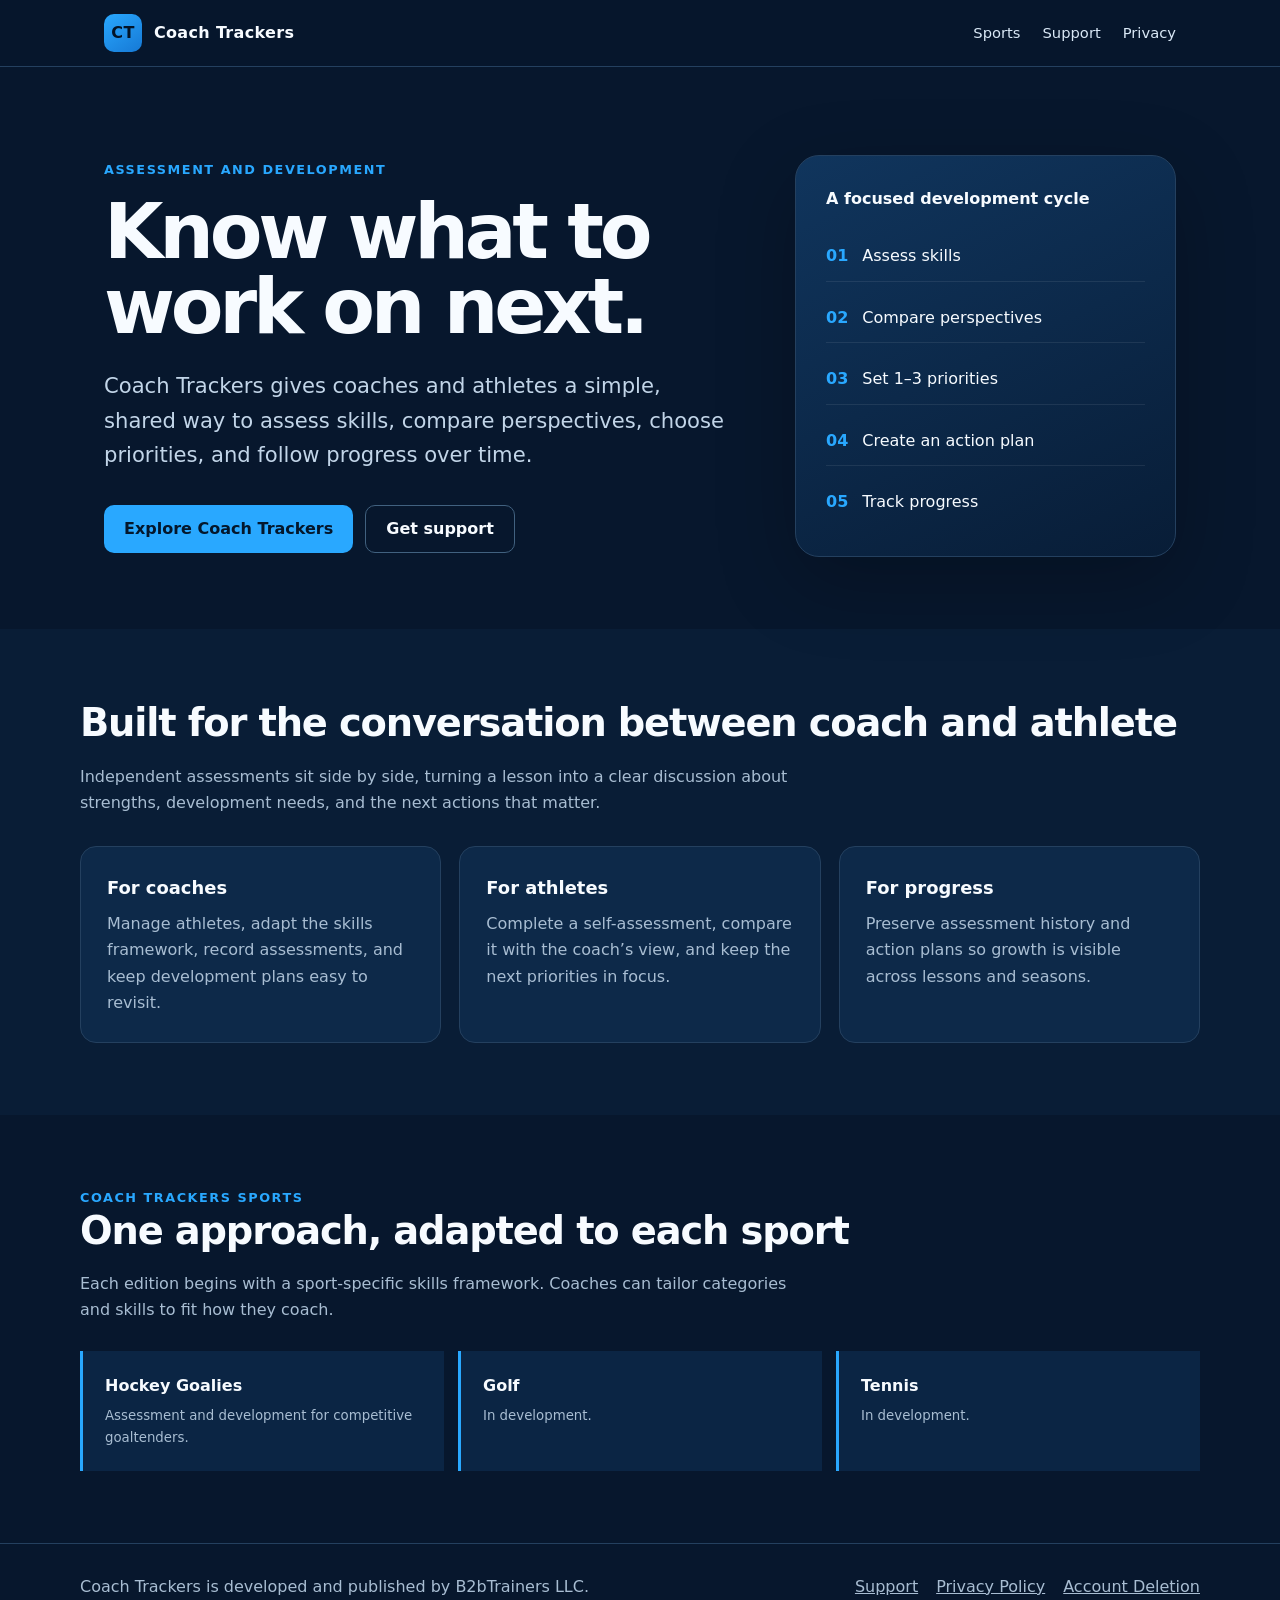
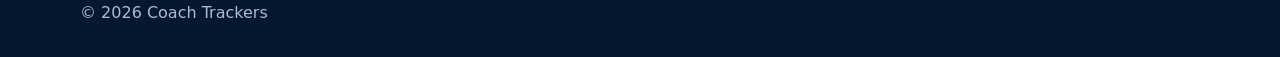
<file: index.html>
<!doctype html><html lang="en"><head><meta charset="utf-8"><meta name="viewport" content="width=device-width,initial-scale=1"><title>Coach Trackers | Development made visible</title><meta name="description" content="Coach Trackers gives coaches and athletes a shared view of assessment, priorities, action plans, and progress."><link rel="stylesheet" href="styles.css"></head><body>
<header><nav class="nav" aria-label="Primary"><a class="brand" href="index.html"><span class="mark">CT</span><span>Coach Trackers</span></a><div class="links"><a href="#sports">Sports</a><a href="support.html">Support</a><a href="privacy.html">Privacy</a></div></nav></header>
<main><section class="hero"><div><div class="eyebrow">Assessment and development</div><h1>Know what to work on next.</h1><p class="lead">Coach Trackers gives coaches and athletes a simple, shared way to assess skills, compare perspectives, choose priorities, and follow progress over time.</p><div class="actions"><a class="button" href="#sports">Explore Coach Trackers</a><a class="button secondary" href="support.html">Get support</a></div></div><aside class="signal" aria-label="Coach Trackers process"><strong>A focused development cycle</strong><ol><li><span class="num">01</span>Assess skills</li><li><span class="num">02</span>Compare perspectives</li><li><span class="num">03</span>Set 1–3 priorities</li><li><span class="num">04</span>Create an action plan</li><li><span class="num">05</span>Track progress</li></ol></aside></section>
<section class="section alt"><div class="wrap"><h2>Built for the conversation between coach and athlete</h2><p class="intro">Independent assessments sit side by side, turning a lesson into a clear discussion about strengths, development needs, and the next actions that matter.</p><div class="cards"><article class="card"><h3>For coaches</h3><p>Manage athletes, adapt the skills framework, record assessments, and keep development plans easy to revisit.</p></article><article class="card"><h3>For athletes</h3><p>Complete a self-assessment, compare it with the coach’s view, and keep the next priorities in focus.</p></article><article class="card"><h3>For progress</h3><p>Preserve assessment history and action plans so growth is visible across lessons and seasons.</p></article></div></div></section>
<section class="section" id="sports"><div class="wrap"><div class="eyebrow">Coach Trackers sports</div><h2>One approach, adapted to each sport</h2><p class="intro">Each edition begins with a sport-specific skills framework. Coaches can tailor categories and skills to fit how they coach.</p><div class="sports"><div class="sport"><strong>Hockey Goalies</strong><small>Assessment and development for competitive goaltenders.</small></div><div class="sport"><strong>Golf</strong><small>In development.</small></div><div class="sport"><strong>Tennis</strong><small>In development.</small></div></div></div></section>
</main><footer><div class="footer"><span>Coach Trackers is developed and published by B2bTrainers LLC.<br>© 2026 Coach Trackers</span><nav aria-label="Legal"><a href="support.html">Support</a><a href="privacy.html">Privacy Policy</a><a href="account-deletion.html">Account Deletion</a></nav></div></footer></body></html>
</file>
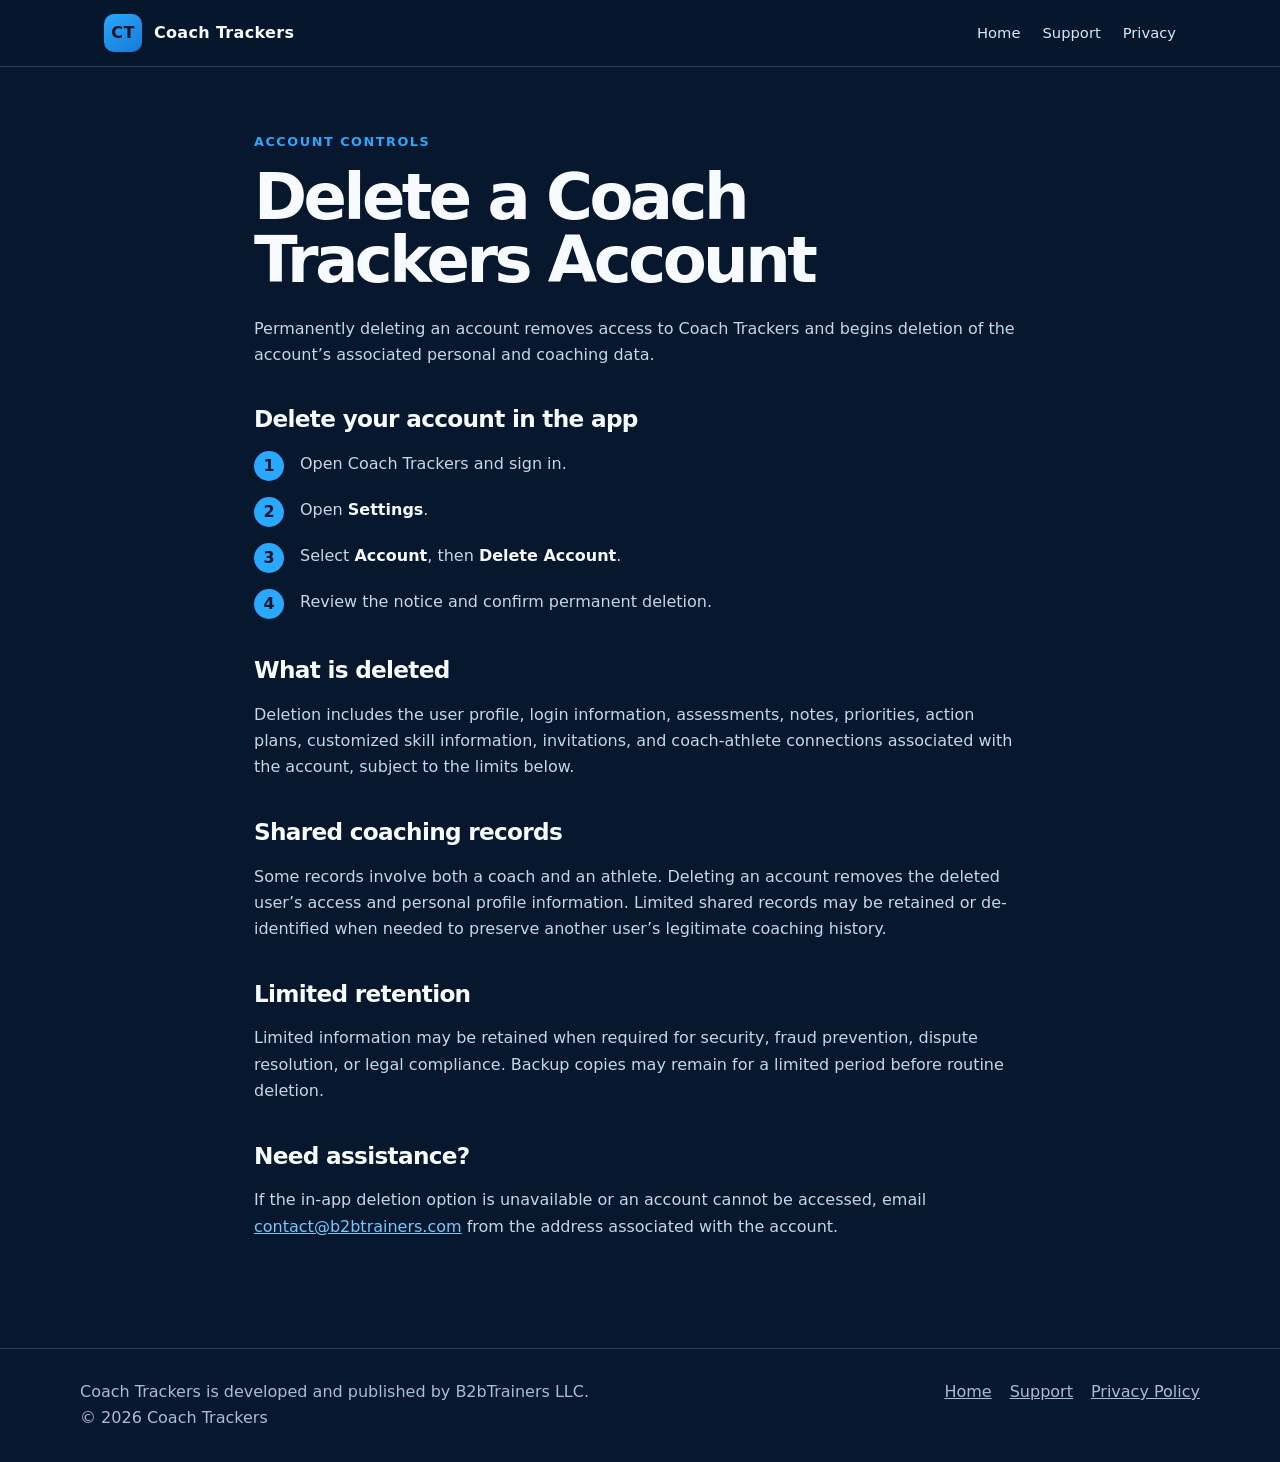
<file: account-deletion.html>
<!doctype html><html lang="en"><head><meta charset="utf-8"><meta name="viewport" content="width=device-width,initial-scale=1"><title>Account Deletion | Coach Trackers</title><meta name="description" content="How to permanently delete a Coach Trackers account and associated data."><link rel="stylesheet" href="styles.css"></head><body>
<header><nav class="nav" aria-label="Primary"><a class="brand" href="index.html"><span class="mark">CT</span><span>Coach Trackers</span></a><div class="links"><a href="index.html">Home</a><a href="support.html">Support</a><a href="privacy.html">Privacy</a></div></nav></header>
<main class="legal"><div class="eyebrow">Account controls</div><h1>Delete a Coach Trackers Account</h1><p>Permanently deleting an account removes access to Coach Trackers and begins deletion of the account’s associated personal and coaching data.</p>
<h2>Delete your account in the app</h2><ol class="steps"><li><span>Open Coach Trackers and sign in.</span></li><li><span>Open <strong>Settings</strong>.</span></li><li><span>Select <strong>Account</strong>, then <strong>Delete Account</strong>.</span></li><li><span>Review the notice and confirm permanent deletion.</span></li></ol>
<h2>What is deleted</h2><p>Deletion includes the user profile, login information, assessments, notes, priorities, action plans, customized skill information, invitations, and coach-athlete connections associated with the account, subject to the limits below.</p>
<h2>Shared coaching records</h2><p>Some records involve both a coach and an athlete. Deleting an account removes the deleted user’s access and personal profile information. Limited shared records may be retained or de-identified when needed to preserve another user’s legitimate coaching history.</p>
<h2>Limited retention</h2><p>Limited information may be retained when required for security, fraud prevention, dispute resolution, or legal compliance. Backup copies may remain for a limited period before routine deletion.</p>
<h2>Need assistance?</h2><p>If the in-app deletion option is unavailable or an account cannot be accessed, email <a href="mailto:contact@b2btrainers.com">contact@b2btrainers.com</a> from the address associated with the account.</p>
</main><footer><div class="footer"><span>Coach Trackers is developed and published by B2bTrainers LLC.<br>© 2026 Coach Trackers</span><nav><a href="index.html">Home</a><a href="support.html">Support</a><a href="privacy.html">Privacy Policy</a></nav></div></footer></body></html>
</file>
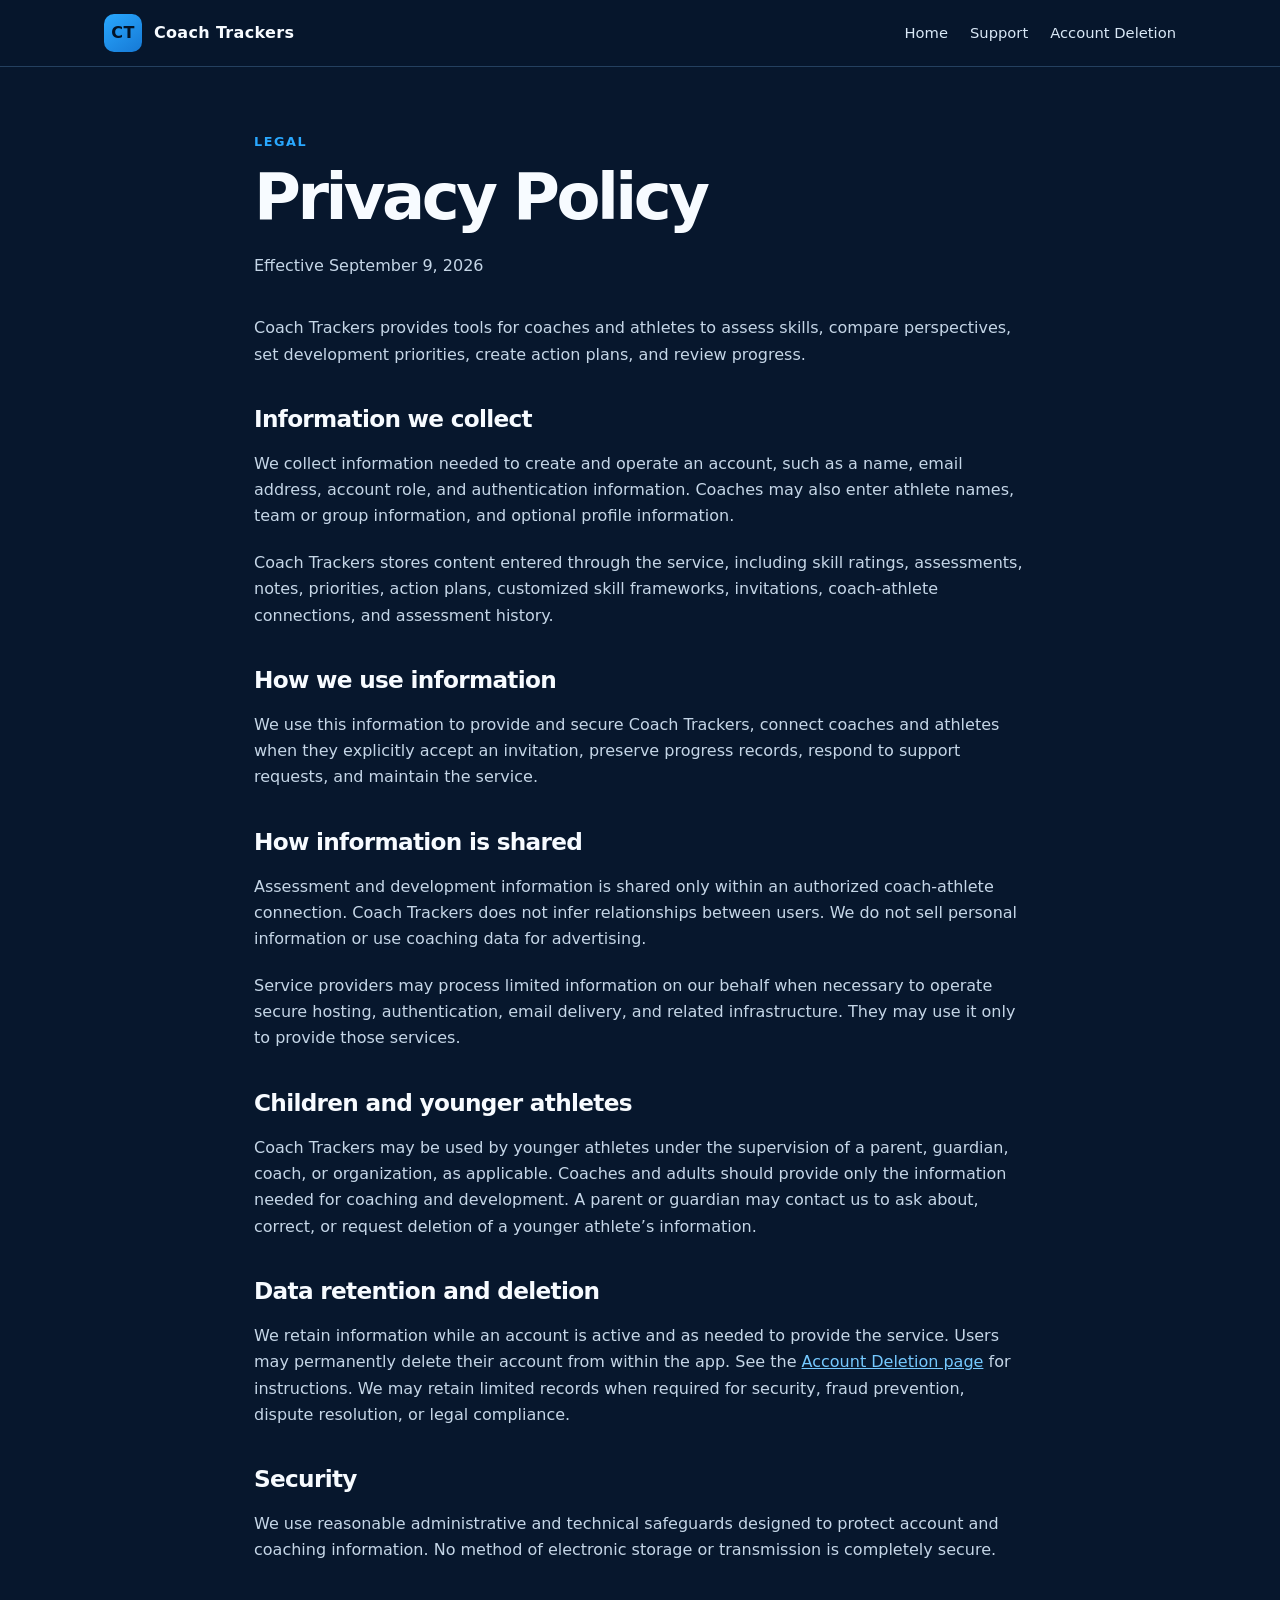
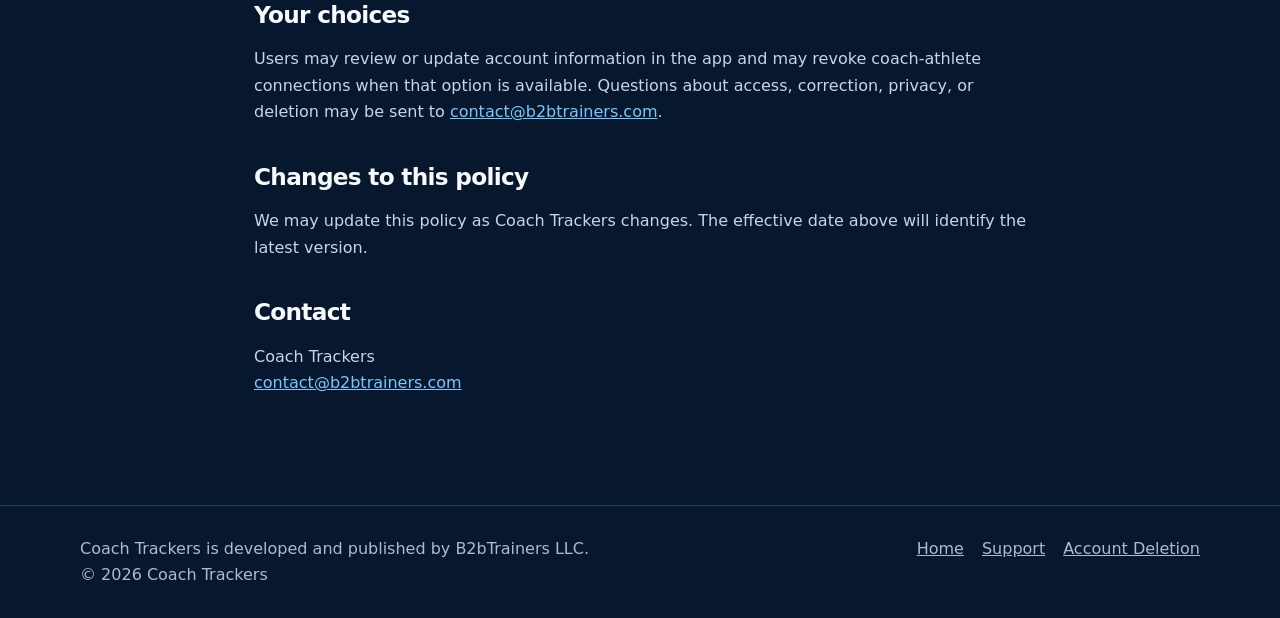
<file: privacy.html>
<!doctype html><html lang="en"><head><meta charset="utf-8"><meta name="viewport" content="width=device-width,initial-scale=1"><title>Privacy Policy | Coach Trackers</title><meta name="description" content="Coach Trackers privacy policy."><link rel="stylesheet" href="styles.css"></head><body>
<header><nav class="nav" aria-label="Primary"><a class="brand" href="index.html"><span class="mark">CT</span><span>Coach Trackers</span></a><div class="links"><a href="index.html">Home</a><a href="support.html">Support</a><a href="account-deletion.html">Account Deletion</a></div></nav></header>
<main class="legal"><div class="eyebrow">Legal</div><h1>Privacy Policy</h1><p class="meta">Effective September 9, 2026</p>
<p>Coach Trackers provides tools for coaches and athletes to assess skills, compare perspectives, set development priorities, create action plans, and review progress.</p>
<h2>Information we collect</h2><p>We collect information needed to create and operate an account, such as a name, email address, account role, and authentication information. Coaches may also enter athlete names, team or group information, and optional profile information.</p><p>Coach Trackers stores content entered through the service, including skill ratings, assessments, notes, priorities, action plans, customized skill frameworks, invitations, coach-athlete connections, and assessment history.</p>
<h2>How we use information</h2><p>We use this information to provide and secure Coach Trackers, connect coaches and athletes when they explicitly accept an invitation, preserve progress records, respond to support requests, and maintain the service.</p>
<h2>How information is shared</h2><p>Assessment and development information is shared only within an authorized coach-athlete connection. Coach Trackers does not infer relationships between users. We do not sell personal information or use coaching data for advertising.</p><p>Service providers may process limited information on our behalf when necessary to operate secure hosting, authentication, email delivery, and related infrastructure. They may use it only to provide those services.</p>
<h2>Children and younger athletes</h2><p>Coach Trackers may be used by younger athletes under the supervision of a parent, guardian, coach, or organization, as applicable. Coaches and adults should provide only the information needed for coaching and development. A parent or guardian may contact us to ask about, correct, or request deletion of a younger athlete’s information.</p>
<h2>Data retention and deletion</h2><p>We retain information while an account is active and as needed to provide the service. Users may permanently delete their account from within the app. See the <a href="account-deletion.html">Account Deletion page</a> for instructions. We may retain limited records when required for security, fraud prevention, dispute resolution, or legal compliance.</p>
<h2>Security</h2><p>We use reasonable administrative and technical safeguards designed to protect account and coaching information. No method of electronic storage or transmission is completely secure.</p>
<h2>Your choices</h2><p>Users may review or update account information in the app and may revoke coach-athlete connections when that option is available. Questions about access, correction, privacy, or deletion may be sent to <a href="mailto:contact@b2btrainers.com">contact@b2btrainers.com</a>.</p>
<h2>Changes to this policy</h2><p>We may update this policy as Coach Trackers changes. The effective date above will identify the latest version.</p>
<h2>Contact</h2><p>Coach Trackers<br><a href="mailto:contact@b2btrainers.com">contact@b2btrainers.com</a></p>
</main><footer><div class="footer"><span>Coach Trackers is developed and published by B2bTrainers LLC.<br>© 2026 Coach Trackers</span><nav><a href="index.html">Home</a><a href="support.html">Support</a><a href="account-deletion.html">Account Deletion</a></nav></div></footer></body></html>
</file>
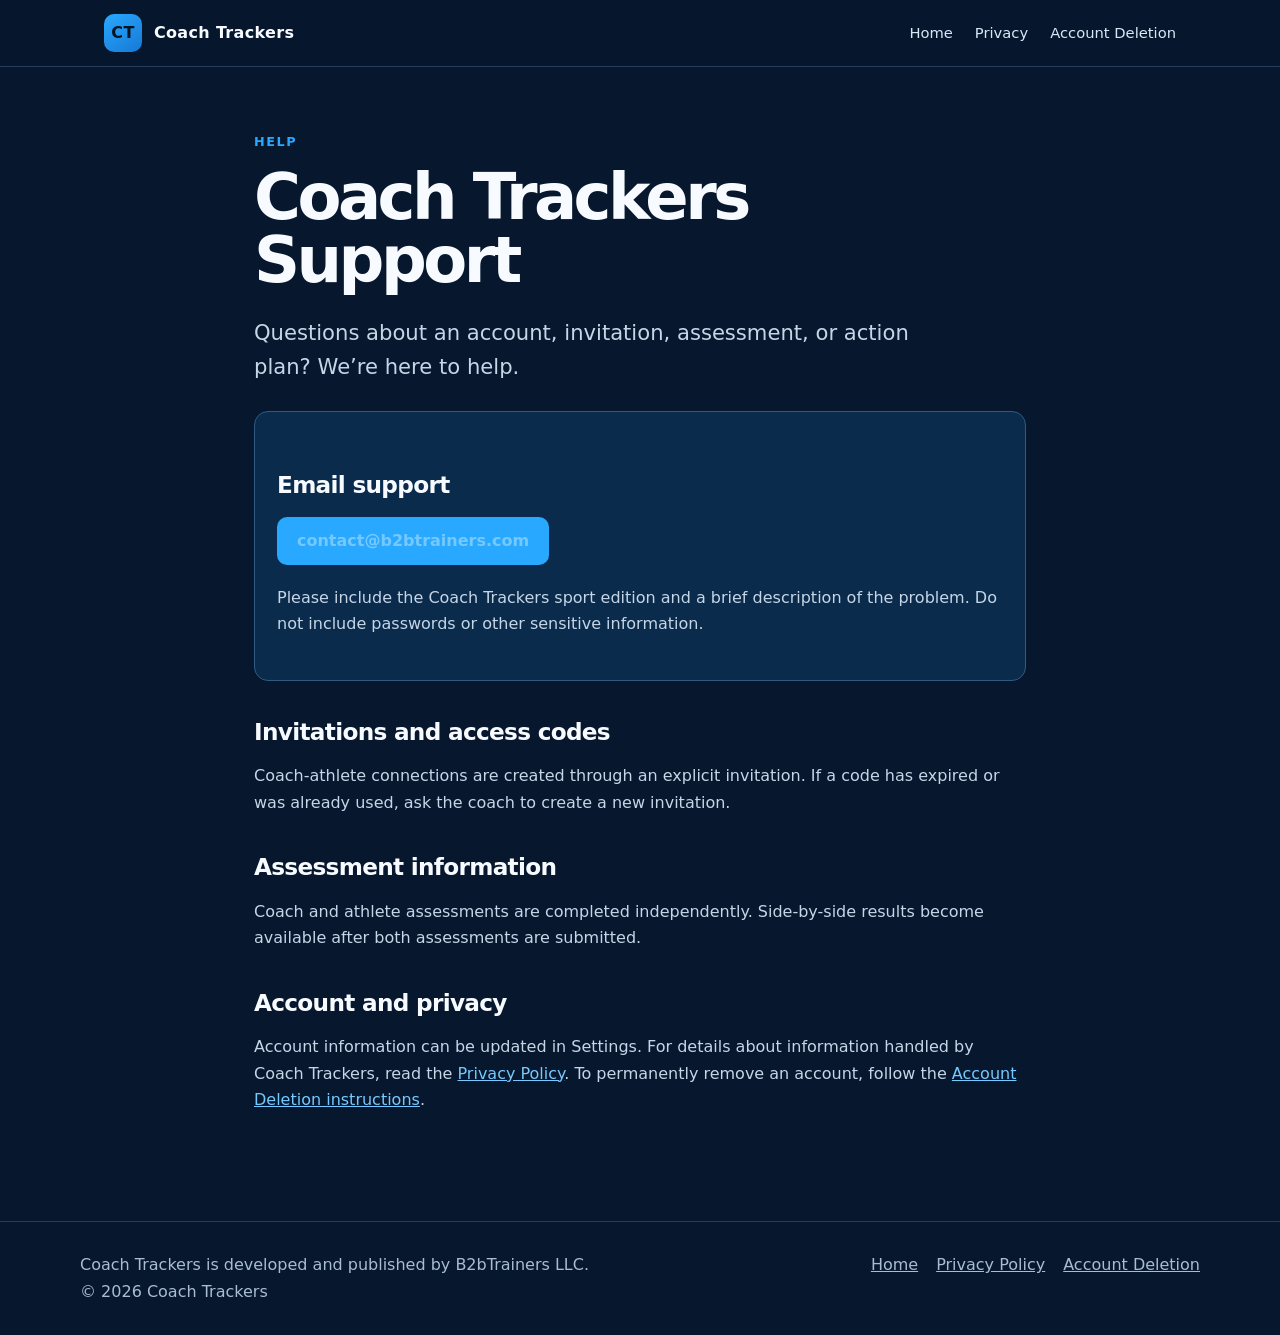
<file: support.html>
<!doctype html><html lang="en"><head><meta charset="utf-8"><meta name="viewport" content="width=device-width,initial-scale=1"><title>Support | Coach Trackers</title><meta name="description" content="Help and support for Coach Trackers."><link rel="stylesheet" href="styles.css"></head><body>
<header><nav class="nav" aria-label="Primary"><a class="brand" href="index.html"><span class="mark">CT</span><span>Coach Trackers</span></a><div class="links"><a href="index.html">Home</a><a href="privacy.html">Privacy</a><a href="account-deletion.html">Account Deletion</a></div></nav></header>
<main class="legal"><div class="eyebrow">Help</div><h1>Coach Trackers Support</h1><p class="lead">Questions about an account, invitation, assessment, or action plan? We’re here to help.</p>
<div class="callout"><h2>Email support</h2><p><a class="button" href="mailto:contact@b2btrainers.com">contact@b2btrainers.com</a></p><p>Please include the Coach Trackers sport edition and a brief description of the problem. Do not include passwords or other sensitive information.</p></div>
<h2>Invitations and access codes</h2><p>Coach-athlete connections are created through an explicit invitation. If a code has expired or was already used, ask the coach to create a new invitation.</p>
<h2>Assessment information</h2><p>Coach and athlete assessments are completed independently. Side-by-side results become available after both assessments are submitted.</p>
<h2>Account and privacy</h2><p>Account information can be updated in Settings. For details about information handled by Coach Trackers, read the <a href="privacy.html">Privacy Policy</a>. To permanently remove an account, follow the <a href="account-deletion.html">Account Deletion instructions</a>.</p>
</main><footer><div class="footer"><span>Coach Trackers is developed and published by B2bTrainers LLC.<br>© 2026 Coach Trackers</span><nav><a href="index.html">Home</a><a href="privacy.html">Privacy Policy</a><a href="account-deletion.html">Account Deletion</a></nav></div></footer></body></html>
</file>
<file: styles.css>
:root{--navy:#07172d;--navy2:#0b2342;--blue:#29a8ff;--blue2:#1679d5;--white:#f7fbff;--muted:#a8bdd2;--line:#24405f;--card:#0d2949;--max:1120px}
*{box-sizing:border-box}html{scroll-behavior:smooth}body{margin:0;background:var(--navy);color:var(--white);font:16px/1.65 Inter,ui-sans-serif,system-ui,-apple-system,BlinkMacSystemFont,"Segoe UI",sans-serif}a{color:inherit}header{position:sticky;top:0;z-index:10;background:rgba(7,23,45,.94);backdrop-filter:blur(12px);border-bottom:1px solid var(--line)}.nav{max-width:var(--max);margin:auto;padding:14px 24px;display:flex;align-items:center;justify-content:space-between;gap:24px}.brand{display:flex;align-items:center;gap:12px;text-decoration:none;font-weight:800;letter-spacing:.02em}.mark{width:38px;height:38px;display:grid;place-items:center;border-radius:10px;background:linear-gradient(145deg,var(--blue),var(--blue2));font-weight:900;color:#031427}.links{display:flex;align-items:center;gap:22px}.links a{text-decoration:none;color:#d9e8f6;font-size:.92rem}.links a:hover,.links a:focus-visible{color:var(--blue)}main{min-height:70vh}.hero{max-width:var(--max);margin:auto;padding:88px 24px 72px;display:grid;grid-template-columns:1.25fr .75fr;gap:56px;align-items:center}.eyebrow{color:var(--blue);font-weight:750;letter-spacing:.12em;text-transform:uppercase;font-size:.8rem}h1{font-size:clamp(2.6rem,6vw,5.4rem);line-height:.98;letter-spacing:-.055em;margin:14px 0 24px;max-width:820px}h2{font-size:clamp(1.65rem,3vw,2.4rem);line-height:1.15;letter-spacing:-.03em;margin:0 0 18px}h3{font-size:1.12rem;margin:0 0 8px}p{margin:0 0 20px}.lead{font-size:clamp(1.08rem,2vw,1.32rem);color:#c2d5e8;max-width:680px}.actions{display:flex;flex-wrap:wrap;gap:12px;margin-top:32px}.button{display:inline-flex;align-items:center;justify-content:center;min-height:48px;padding:0 20px;border-radius:10px;text-decoration:none;font-weight:750;background:var(--blue);color:#04172c}.button.secondary{background:transparent;color:var(--white);border:1px solid #41617f}.signal{border:1px solid var(--line);border-radius:24px;background:linear-gradient(155deg,#10355d,#081d37);padding:30px;box-shadow:0 24px 80px rgba(0,0,0,.24)}.signal ol{list-style:none;margin:20px 0 0;padding:0;display:grid;gap:12px}.signal li{display:flex;align-items:center;gap:14px;padding:11px 0;border-bottom:1px solid rgba(255,255,255,.08)}.signal li:last-child{border:0}.num{color:var(--blue);font-weight:800}.section{padding:72px 24px}.section.alt{background:#091d36}.wrap{max-width:var(--max);margin:auto}.intro{max-width:720px;color:var(--muted)}.cards{display:grid;grid-template-columns:repeat(3,1fr);gap:18px;margin-top:30px}.card{border:1px solid var(--line);background:var(--card);padding:26px;border-radius:16px}.card p{color:var(--muted);margin:0}.sports{display:grid;grid-template-columns:repeat(3,1fr);gap:14px;margin-top:28px}.sport{padding:22px;border-left:3px solid var(--blue);background:#0b2544}.sport small{display:block;color:var(--muted);margin-top:5px}.legal{max-width:820px;margin:auto;padding:64px 24px 88px}.legal h1{font-size:clamp(2.35rem,5vw,4rem)}.legal h2{font-size:1.45rem;margin-top:38px}.legal p,.legal li{color:#c5d6e7}.legal strong{color:var(--white)}.legal a{color:#75c9ff}.meta{color:var(--muted);margin-bottom:36px}.callout{border:1px solid #2f5b82;background:#0b2b4d;padding:22px;border-radius:14px;margin:26px 0}.steps{counter-reset:item;padding:0;list-style:none}.steps li{counter-increment:item;display:grid;grid-template-columns:34px 1fr;gap:12px;margin:16px 0}.steps li:before{content:counter(item);width:30px;height:30px;border-radius:50%;display:grid;place-items:center;background:var(--blue);color:#04172c;font-weight:900}footer{border-top:1px solid var(--line);padding:30px 24px;color:var(--muted)}.footer{max-width:var(--max);margin:auto;display:flex;justify-content:space-between;gap:22px;flex-wrap:wrap}.footer nav{display:flex;gap:18px;flex-wrap:wrap}.footer a:hover{color:var(--white)}
@media(max-width:760px){.links{display:none}.hero{grid-template-columns:1fr;padding-top:58px}.cards,.sports{grid-template-columns:1fr}.signal{padding:23px}.section{padding:54px 20px}.legal{padding:48px 20px 72px}h1{letter-spacing:-.04em}}
</file>
